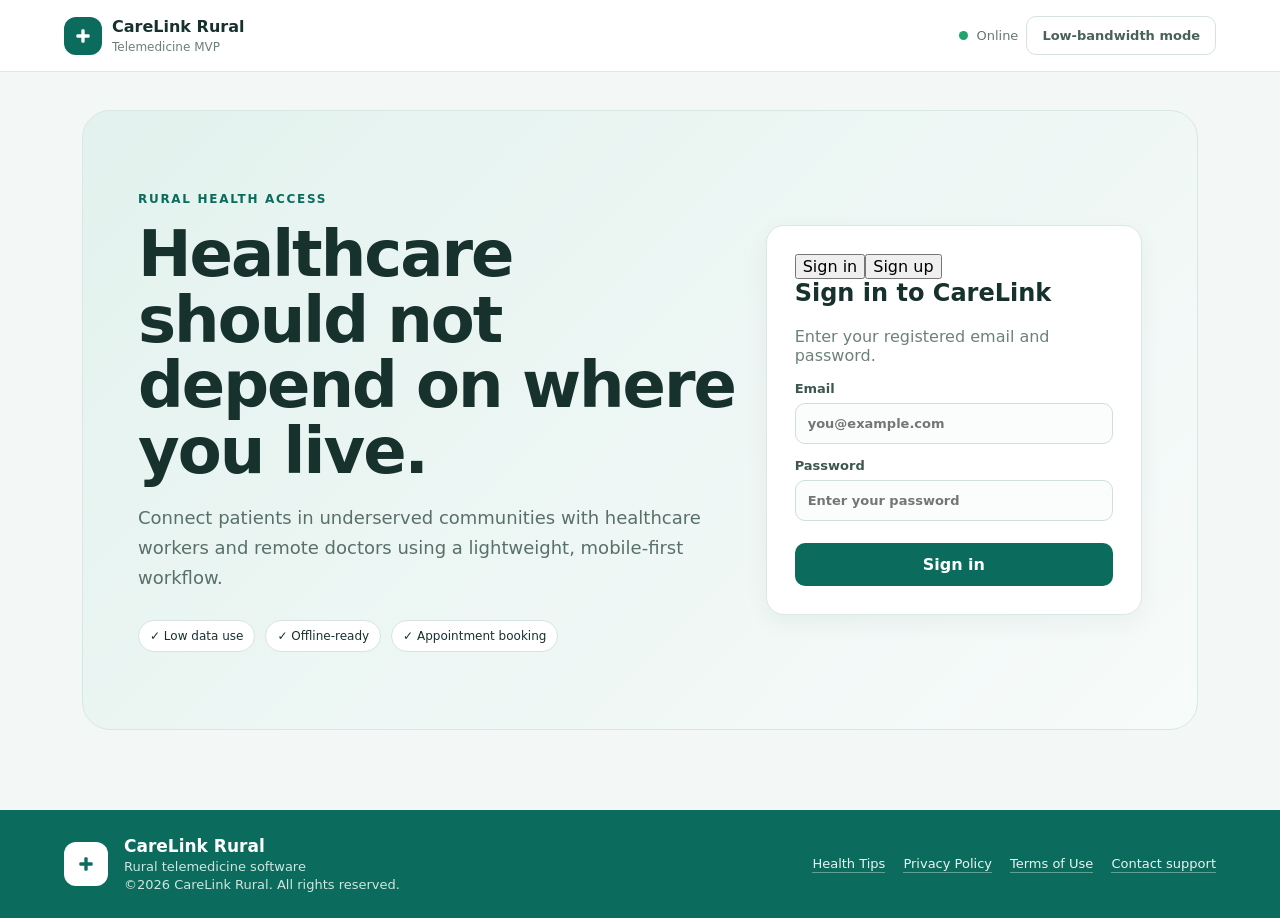
<file: index.html>
<!doctype html>
<html lang="en">
<head>
  <meta charset="utf-8">
  <meta name="viewport" content="width=device-width, initial-scale=1">
  <meta name="theme-color" content="#0b6b5c">
  <meta name="description" content="CareLink Rural - low-bandwidth telemedicine MVP prototype">
  <title>CareLink Rural | Telemedicine MVP</title>
  <link rel="stylesheet" href="styles.css">
  <link rel="icon" type="image/svg+xml" href="favicon.svg">
</head>
<body>
  <div id="app">
    <header class="topbar">
      <div class="brand"><div class="brand-mark"><svg viewBox="0 0 24 24" width="20" height="20" aria-hidden="true"><rect x="10" y="4" width="4" height="16" rx="1.5" fill="currentColor"/><rect x="4" y="10" width="16" height="4" rx="1.5" fill="currentColor"/></svg></div><div><strong>CareLink Rural</strong><span>Telemedicine MVP</span></div></div>
      <div class="status"><span id="networkDot" class="dot online"></span><span id="networkText">Online</span><button id="lowBandwidthBtn" class="ghost">Low-bandwidth mode</button></div>
    </header>

    <main class="shell">
      <section id="loginView" class="view active">
        <div class="hero-card">
          <div class="hero-copy">
            <span class="eyebrow">RURAL HEALTH ACCESS</span>
            <h1>Healthcare should not depend on where you live.</h1>
            <p>Connect patients in underserved communities with healthcare workers and remote doctors using a lightweight, mobile-first workflow.</p>
            <div class="feature-row"><span>✓ Low data use</span><span>✓ Offline-ready</span><span>✓ Appointment booking</span></div>
          </div>
          <div class="login-card">
            <div class="auth-tabs"><button type="button" id="signInTab" class="auth-tab active">Sign in</button><button type="button" id="signUpTab" class="auth-tab">Sign up</button></div>

            <form id="signInForm">
              <h2>Sign in to CareLink</h2>
              <p class="muted">Enter your registered email and password.</p>
              <label>Email<input id="signInEmail" type="email" autocomplete="email" placeholder="you@example.com" required></label>
              <label>Password<input id="signInPassword" type="password" autocomplete="current-password" placeholder="Enter your password" required></label>
              <button type="submit" class="primary wide">Sign in</button>
              
            </form>

            <form id="signUpForm" class="hidden">
              <h2>Create your CareLink account</h2>
              <p class="muted">Complete the details below to create your account.</p>
              <label>Full name<input id="signUpName" type="text" autocomplete="name" placeholder="Enter your full name" required></label>
              <label>Email<input id="signUpEmail" type="email" autocomplete="email" placeholder="you@example.com" required></label>
              <label>Phone contact<input id="signUpPhone" type="tel" autocomplete="tel" placeholder="e.g. 08012345678" required></label>
              <label>Age<input id="signUpAge" type="number" min="1" max="120" inputmode="numeric" placeholder="Enter your age" required></label>
              <label>Gender<select id="signUpGender" required><option value="" disabled selected>Select gender</option><option value="female">Female</option><option value="male">Male</option><option value="other">Other</option><option value="prefer_not_to_say">Prefer not to say</option></select></label>
              <label>Role<select id="signUpRole" required><option value="patient">Patient</option><option value="chw">Community Health Worker</option><option value="doctor">Doctor</option></select></label>
              <label>Password<input id="signUpPassword" type="password" autocomplete="new-password" placeholder="Create a password" minlength="6" required></label>
              <label>Confirm password<input id="signUpConfirmPassword" type="password" autocomplete="new-password" placeholder="Confirm your password" minlength="6" required></label>
              <button type="submit" class="primary wide">Create account</button>
              <small class="muted storage-note">Your account details are stored only in this browser, on this device — not on a server.</small>
            </form>
          </div>
        </div>
      </section>

      <section id="dashboardView" class="view">
        <div class="dashboard-banner"><img src="assets/carelink-banner.jpg" alt="CareLink-Rural Telemedicine Software — Bringing quality healthcare closer to rural communities"></div>
        <div class="welcome"><div><span class="eyebrow">DASHBOARD</span><h1 id="welcomeTitle">Welcome</h1><p id="roleSubtitle" class="muted"></p></div><button id="logoutBtn" class="ghost">Sign out</button></div>
        <div id="patientDashboard" class="role-dashboard">
          <div class="stats"><div class="stat"><span>Next appointment</span><strong>Today · 2:30 PM</strong><small>Dr. Hauwa Zakari</small></div><div class="stat"><span>Health records</span><strong>4</strong><small>Synced to device</small></div><div class="stat"><span>Connection</span><strong id="patientConnection">Good</strong><small>Low-data mode available</small></div></div>
          <div class="grid two"><article class="panel"><div class="panel-head"><h2>Book a consultation</h2><span class="pill">~2–5 MB</span></div><p class="muted">Choose a provider and request a remote consultation.</p><label>Service<select id="serviceSelect"><option>General consultation</option><option>Maternal health</option><option>Child health</option><option>Chronic care follow-up</option></select></label><label>Preferred time<select id="timeSelect"></select></label><label>Preferred date<input id="dateSelect" type="date"></label><button id="bookBtn" class="primary">Request consultation</button></article>
          <article class="panel"><div class="panel-head"><h2>Quick check-in</h2><span class="pill">Not a diagnosis</span></div><p class="muted">Record what you are experiencing for a healthcare worker to review.</p><label>How are you feeling?<textarea id="symptomInput" rows="4" placeholder="e.g. fever for two days, headache..."></textarea></label><button id="checkinBtn" class="secondary">Save check-in</button></article></div>
          <article class="panel"><div class="panel-head"><h2>Available doctors</h2></div><p class="muted">Consultants available for remote consultation.</p><div class="queue">
            <div class="queue-item"><div class="avatar">PE</div><div><strong>Dr Philip Eze</strong><small>Consultant Neurosurgeon</small></div><span class="pill pill-ok">Available</span></div>
            <div class="queue-item"><div class="avatar">AS</div><div><strong>Dr Abubakar Salisu</strong><small>Consultant Cardiologist</small></div><span class="pill pill-ok">Available</span></div>
            <div class="queue-item"><div class="avatar">HZ</div><div><strong>Dr Hauwa Zakari</strong><small>Consultant Gynaecologist</small></div><span class="pill pill-ok">Available</span></div>
            <div class="queue-item"><div class="avatar">EO</div><div><strong>Dr Ezekiel Obadiah</strong><small>Consultant Ophthalmologist</small></div><span class="pill pill-ok">Available</span></div>
          </div></article>
          <article class="panel"><div class="panel-head"><h2>Daily health tip</h2><span class="pill">Updated daily</span></div><p class="muted">A short health awareness article, refreshed every day — written for rural communities.</p><a href="health-tips.html" class="primary" style="display:inline-block;text-decoration:none;text-align:center">Read today's health tip</a></article>
          <article class="panel"><div class="panel-head"><h2>My care timeline</h2><button id="syncBtn" class="ghost small">Sync now</button></div><div id="timeline" class="timeline"></div></article>
        </div>
        <div id="chwDashboard" class="role-dashboard hidden"><div class="stats"><div class="stat"><span>Today's patients</span><strong>12</strong><small>3 awaiting review</small></div><div class="stat"><span>Pending referrals</span><strong>4</strong><small>2 urgent</small></div><div class="stat"><span>Sync status</span><strong id="chwSync">Synced</strong><small>Last sync 2 min ago</small></div></div><article class="panel"><div class="panel-head"><h2>Patient queue</h2><button id="addPatientBtn" class="primary small"><svg viewBox="0 0 24 24" width="12" height="12" aria-hidden="true" style="vertical-align:-1px;margin-right:4px"><rect x="10" y="4" width="4" height="16" rx="1" fill="currentColor"/><rect x="4" y="10" width="16" height="4" rx="1" fill="currentColor"/></svg>Register patient</button></div><div id="patientQueue" class="queue"></div></article><article class="panel"><h2>Offline workflow</h2><p class="muted">When the network drops, CareLink keeps records locally and marks them for later synchronization.</p><div class="offline-banner"><strong>Offline-first</strong><span>Records can be captured without an active connection.</span></div></article></div>
        <div id="doctorDashboard" class="role-dashboard hidden"><div class="stats"><div class="stat"><span>Today's consultations</span><strong>8</strong><small>2 completed</small></div><div class="stat"><span>Remote referrals</span><strong>5</strong><small>Across 3 clinics</small></div><div class="stat"><span>Average response</span><strong>14 min</strong><small>Target &lt; 30 min</small></div></div><article class="panel"><div class="panel-head"><h2>Consultation requests</h2><span class="pill">Low-bandwidth queue</span></div><div id="doctorQueue" class="queue"></div></article></div>
      </section>
    </main>
    <div id="toast" class="toast"></div>
    <footer><div class="footer-mark"><svg viewBox="0 0 24 24" width="20" height="20" aria-hidden="true"><rect x="10" y="4" width="4" height="16" rx="1.5" fill="currentColor"/><rect x="4" y="10" width="16" height="4" rx="1.5" fill="currentColor"/></svg></div><div class="footer-text"><strong>CareLink Rural</strong><span>Rural telemedicine software</span><span>©2026 CareLink Rural. All rights reserved.</span></div><nav class="footer-links"><a href="health-tips.html">Health Tips</a><a href="privacy.html">Privacy Policy</a><a href="terms.html">Terms of Use</a><a href="mailto:support@carelinkrural.example">Contact support</a></nav></footer>
  </div>
  <script src="app.js"></script>
</body>
</html>
</file>
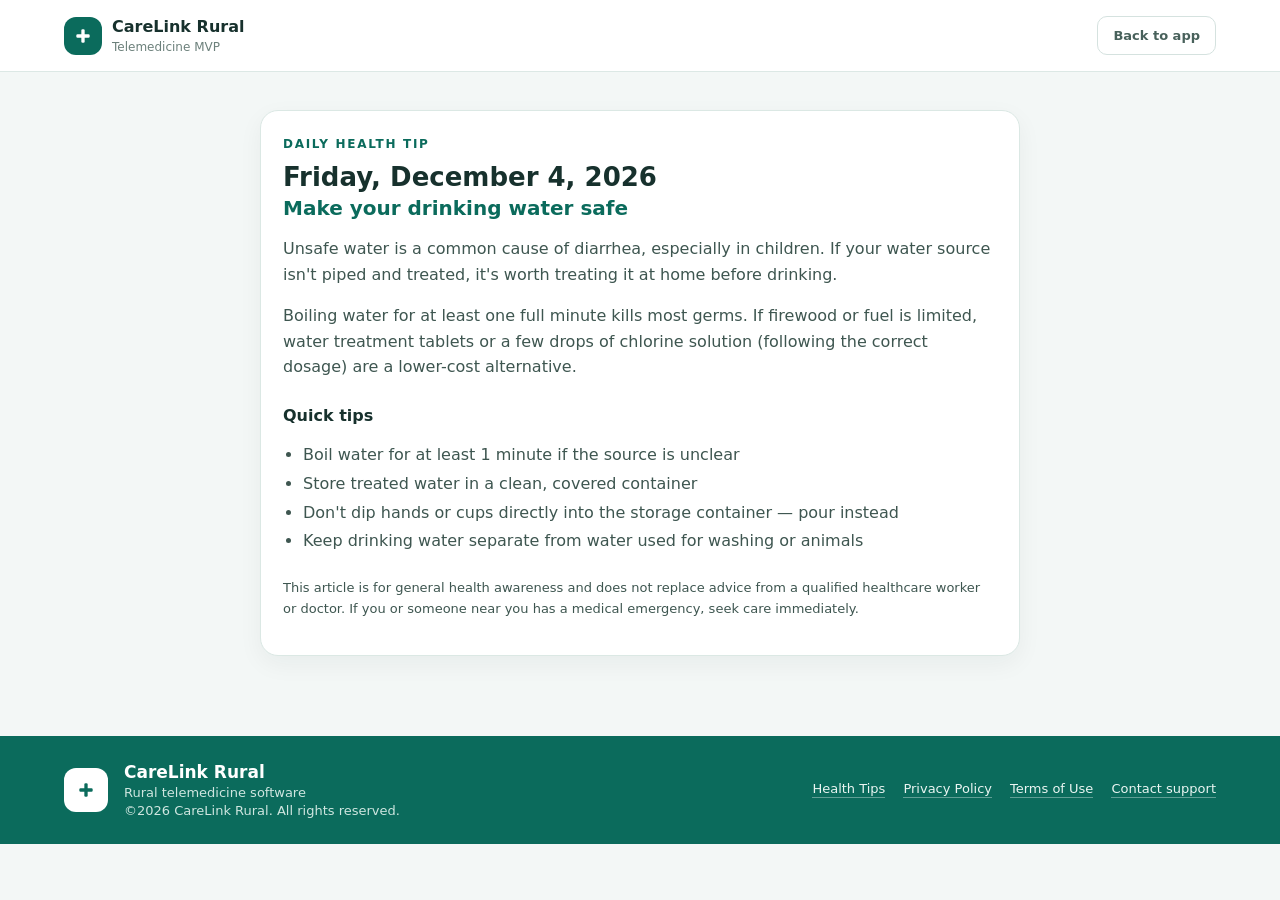
<file: health-tips.html>
<!doctype html>
<html lang="en">
<head>
  <meta charset="utf-8">
  <meta name="viewport" content="width=device-width, initial-scale=1">
  <meta name="theme-color" content="#0b6b5c">
  <meta name="description" content="CareLink Rural - daily health awareness articles for rural patients">
  <title>Daily Health Tip | CareLink Rural</title>
  <link rel="stylesheet" href="styles.css">
  <link rel="icon" type="image/svg+xml" href="favicon.svg">
</head>
<body>
  <div id="app">
    <header class="topbar">
      <div class="brand"><div class="brand-mark"><svg viewBox="0 0 24 24" width="20" height="20" aria-hidden="true"><rect x="10" y="4" width="4" height="16" rx="1.5" fill="currentColor"/><rect x="4" y="10" width="16" height="4" rx="1.5" fill="currentColor"/></svg></div><div><strong>CareLink Rural</strong><span>Telemedicine MVP</span></div></div>
      <div class="status"><a href="index.html" class="ghost" style="text-decoration:none;padding:11px 15px;border-radius:10px;border:1px solid #d5e2df;color:#48615b">Back to app</a></div>
    </header>

    <main class="shell">
      <article class="panel" id="healthTipPanel" style="max-width:760px;margin:auto">
        <span class="eyebrow">DAILY HEALTH TIP</span>
        <h1 id="tipDate" style="margin:10px 0 4px"></h1>
        <h2 id="tipTitle" style="margin-top:0;font-size:20px;color:#0b6b5c"></h2>
        <div id="tipBody"></div>
        <h2>Quick tips</h2>
        <ul id="tipList" style="line-height:1.8;color:#3e5650;padding-left:20px"></ul>
        <p class="muted" style="margin-top:22px;font-size:13px">This article is for general health awareness and does not replace advice from a qualified healthcare worker or doctor. If you or someone near you has a medical emergency, seek care immediately.</p>
      </article>
    </main>

    <footer><div class="footer-mark"><svg viewBox="0 0 24 24" width="20" height="20" aria-hidden="true"><rect x="10" y="4" width="4" height="16" rx="1.5" fill="currentColor"/><rect x="4" y="10" width="16" height="4" rx="1.5" fill="currentColor"/></svg></div><div class="footer-text"><strong>CareLink Rural</strong><span>Rural telemedicine software</span><span>©2026 CareLink Rural. All rights reserved.</span></div><nav class="footer-links"><a href="health-tips.html">Health Tips</a><a href="privacy.html">Privacy Policy</a><a href="terms.html">Terms of Use</a><a href="mailto:support@carelinkrural.example">Contact support</a></nav></footer>
  </div>

  <script>
  (function(){
    var articles = [
      {
        title: "Sleep under a treated mosquito net every night",
        body: "<p>Malaria remains one of the biggest health risks in many rural communities. It spreads through the bite of infected mosquitoes, which are most active between dusk and dawn. Sleeping under a long-lasting insecticide-treated net (LLIN) every single night — not just when it's convenient — is one of the most effective ways to protect yourself and your family.</p><p>Clearing stagnant water around the home (in buckets, tyres, or gutters) also reduces the number of mosquitoes breeding nearby.</p>",
        tips: ["Sleep under a treated net every night, including children and pregnant women", "Tuck the net fully under the mattress with no gaps or tears", "Empty or cover any standing water near the house", "Visit a health worker quickly if you notice fever, chills, or body aches"]
      },
      {
        title: "Wash your hands at these key moments",
        body: "<p>Handwashing with soap is one of the cheapest and most effective ways to prevent the spread of diarrhea, respiratory infections, and other illnesses — especially important where clean water and healthcare can be harder to reach quickly.</p><p>If soap isn't available, ash and clean water can also help remove germs. What matters most is doing it consistently, at the right moments.</p>",
        tips: ["Wash hands before eating or preparing food", "Wash hands after using the toilet or changing a baby", "Wash hands after touching animals or working the farm", "Scrub for at least 20 seconds and dry with a clean cloth"]
      },
      {
        title: "Make your drinking water safe",
        body: "<p>Unsafe water is a common cause of diarrhea, especially in children. If your water source isn't piped and treated, it's worth treating it at home before drinking.</p><p>Boiling water for at least one full minute kills most germs. If firewood or fuel is limited, water treatment tablets or a few drops of chlorine solution (following the correct dosage) are a lower-cost alternative.</p>",
        tips: ["Boil water for at least 1 minute if the source is unclear", "Store treated water in a clean, covered container", "Don't dip hands or cups directly into the storage container — pour instead", "Keep drinking water separate from water used for washing or animals"]
      },
      {
        title: "Eat a balanced plate using what's locally available",
        body: "<p>Good nutrition doesn't require expensive or imported food. A balanced plate built from local crops — grains, beans, vegetables, and fruit — combined with an occasional source of protein like eggs, fish, or groundnuts, supports strong immunity and healthy growth in children.</p><p>Pregnant women and young children especially benefit from iron-rich foods (like beans and leafy greens) and vitamin A sources (like orange fruits and vegetables).</p>",
        tips: ["Fill half the plate with vegetables or fruit where possible", "Include a protein source (beans, eggs, fish) most days", "Offer children small, frequent meals rather than one large one", "Reduce excess salt and sugar where you can"]
      },
      {
        title: "Antenatal check-ups protect both mother and baby",
        body: "<p>Regular antenatal visits — even when a pregnancy feels normal — allow a health worker to catch problems early, such as high blood pressure, anaemia, or a baby that isn't growing as expected. The World Health Organization recommends at least eight contacts with a health provider during pregnancy.</p><p>Attending these visits, even when travel is difficult, significantly lowers the risk of complications for both mother and child.</p>",
        tips: ["Book your first antenatal visit as early as possible in pregnancy", "Attend every scheduled visit, even if you feel well", "Take iron and folic acid supplements as advised", "Plan in advance where you will deliver and how you'll get there"]
      },
      {
        title: "Know your blood pressure numbers",
        body: "<p>High blood pressure (hypertension) often has no symptoms, which is why it's sometimes called a 'silent' condition — yet it's a leading cause of stroke and heart disease. Many rural adults have never had their blood pressure checked.</p><p>A community health worker or clinic visit can check this quickly and painlessly. If it's high, small lifestyle changes and, where needed, medication can bring it under control.</p>",
        tips: ["Get your blood pressure checked at least once a year", "Reduce salt intake in cooking and avoid adding extra salt at the table", "Stay physically active most days of the week", "If you're prescribed medication, take it consistently, not only when you feel unwell"]
      },
      {
        title: "Keep children's immunizations up to date",
        body: "<p>Vaccines protect children from serious, sometimes fatal, diseases such as measles, polio, and whooping cough. Missing scheduled doses — even by a few weeks — can leave a child vulnerable during a critical window.</p><p>Most immunization schedules start at birth and continue through the first two years of life. A health worker or clinic can tell you exactly which vaccines are due and when.</p>",
        tips: ["Keep your child's vaccination card safe and bring it to every visit", "Don't delay a dose because your child seems healthy", "Ask your health worker about catch-up doses if any were missed", "Mild fever after a vaccine is common and usually not a cause for concern"]
      },
      {
        title: "Oral rehydration therapy can save a child's life",
        body: "<p>Diarrhea is a leading cause of death in young children, mainly because of the dehydration it causes — not the infection itself. Oral rehydration solution (ORS), combined with continued feeding and zinc supplements where available, treats most cases effectively at home.</p><p>A simple homemade solution — clean water with the correct ratio of salt and sugar — can help while you arrange to see a health worker, especially if symptoms are severe.</p>",
        tips: ["Start ORS as soon as diarrhea begins — don't wait for dehydration signs", "Continue breastfeeding or normal feeding during illness", "Seek urgent care if there is blood in the stool, repeated vomiting, or the child is unusually drowsy", "Watch for danger signs: sunken eyes, very little urine, or skin that stays pinched when pulled"]
      }
    ];

    function dayOfYear(d){
      var start = new Date(d.getFullYear(), 0, 0);
      var diff = d - start;
      return Math.floor(diff / 86400000);
    }

    var today = new Date();
    var index = dayOfYear(today) % articles.length;
    var article = articles[index];

    document.getElementById('tipDate').textContent = today.toLocaleDateString(undefined, { weekday: 'long', year: 'numeric', month: 'long', day: 'numeric' });
    document.getElementById('tipTitle').textContent = article.title;
    document.getElementById('tipBody').innerHTML = article.body;
    document.getElementById('tipList').innerHTML = article.tips.map(function(t){ return '<li>' + t + '</li>'; }).join('');
  })();
  </script>
</body>
</html>
</file>
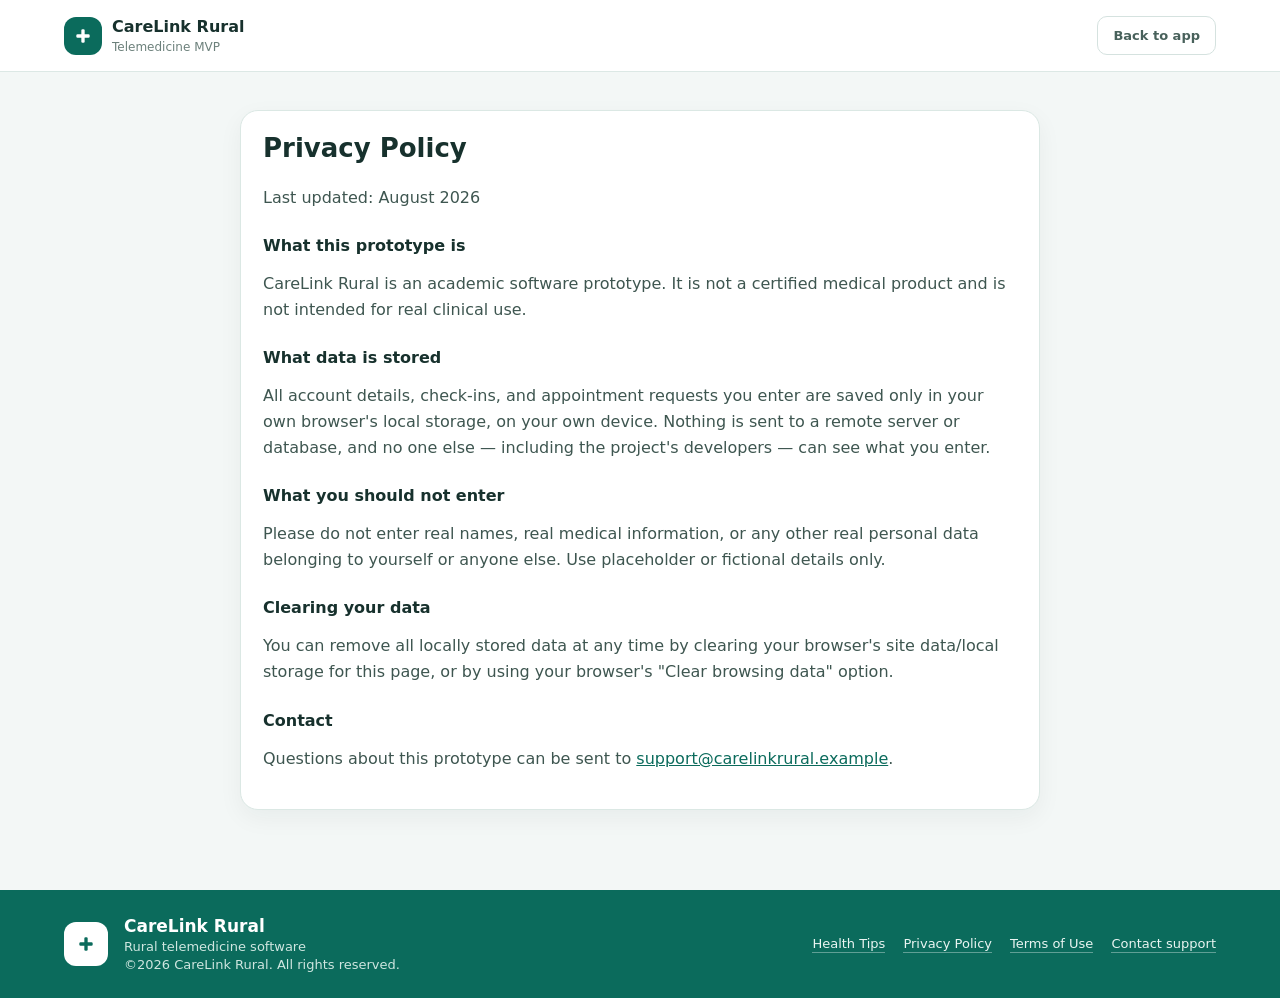
<file: privacy.html>
<!doctype html>
<html lang="en">
<head>
  <meta charset="utf-8">
  <meta name="viewport" content="width=device-width, initial-scale=1">
  <meta name="theme-color" content="#0b6b5c">
  <title>Privacy Policy | CareLink Rural</title>
  <link rel="stylesheet" href="styles.css">
  <link rel="icon" type="image/svg+xml" href="favicon.svg">
</head>
<body>
  <div id="app">
    <header class="topbar">
      <div class="brand"><div class="brand-mark"><svg viewBox="0 0 24 24" width="20" height="20" aria-hidden="true"><rect x="10" y="4" width="4" height="16" rx="1.5" fill="currentColor"/><rect x="4" y="10" width="16" height="4" rx="1.5" fill="currentColor"/></svg></div><div><strong>CareLink Rural</strong><span>Telemedicine MVP</span></div></div>
      <div class="status"><a href="index.html" class="ghost" style="text-decoration:none;padding:11px 15px;border-radius:10px;border:1px solid #d5e2df;color:#48615b">Back to app</a></div>
    </header>
    <main class="shell">
      <article class="panel" style="max-width:800px;margin:auto">
        <h1 style="margin-top:0">Privacy Policy</h1>
        <p class="muted">Last updated: August 2026</p>

        <h2>What this prototype is</h2>
        <p>CareLink Rural is an academic software prototype. It is not a certified medical product and is not intended for real clinical use.</p>

        <h2>What data is stored</h2>
        <p>All account details, check-ins, and appointment requests you enter are saved only in your own browser's local storage, on your own device. Nothing is sent to a remote server or database, and no one else — including the project's developers — can see what you enter.</p>

        <h2>What you should not enter</h2>
        <p>Please do not enter real names, real medical information, or any other real personal data belonging to yourself or anyone else. Use placeholder or fictional details only.</p>

        <h2>Clearing your data</h2>
        <p>You can remove all locally stored data at any time by clearing your browser's site data/local storage for this page, or by using your browser's "Clear browsing data" option.</p>

        <h2>Contact</h2>
        <p>Questions about this prototype can be sent to <a href="mailto:support@carelinkrural.example">support@carelinkrural.example</a>.</p>
      </article>
    </main>
    <footer><div class="footer-mark"><svg viewBox="0 0 24 24" width="20" height="20" aria-hidden="true"><rect x="10" y="4" width="4" height="16" rx="1.5" fill="currentColor"/><rect x="4" y="10" width="16" height="4" rx="1.5" fill="currentColor"/></svg></div><div class="footer-text"><strong>CareLink Rural</strong><span>Rural telemedicine software</span><span>©2026 CareLink Rural. All rights reserved.</span></div><nav class="footer-links"><a href="health-tips.html">Health Tips</a><a href="privacy.html">Privacy Policy</a><a href="terms.html">Terms of Use</a><a href="mailto:support@carelinkrural.example">Contact support</a></nav></footer>
  </div>
</body>
</html>
</file>
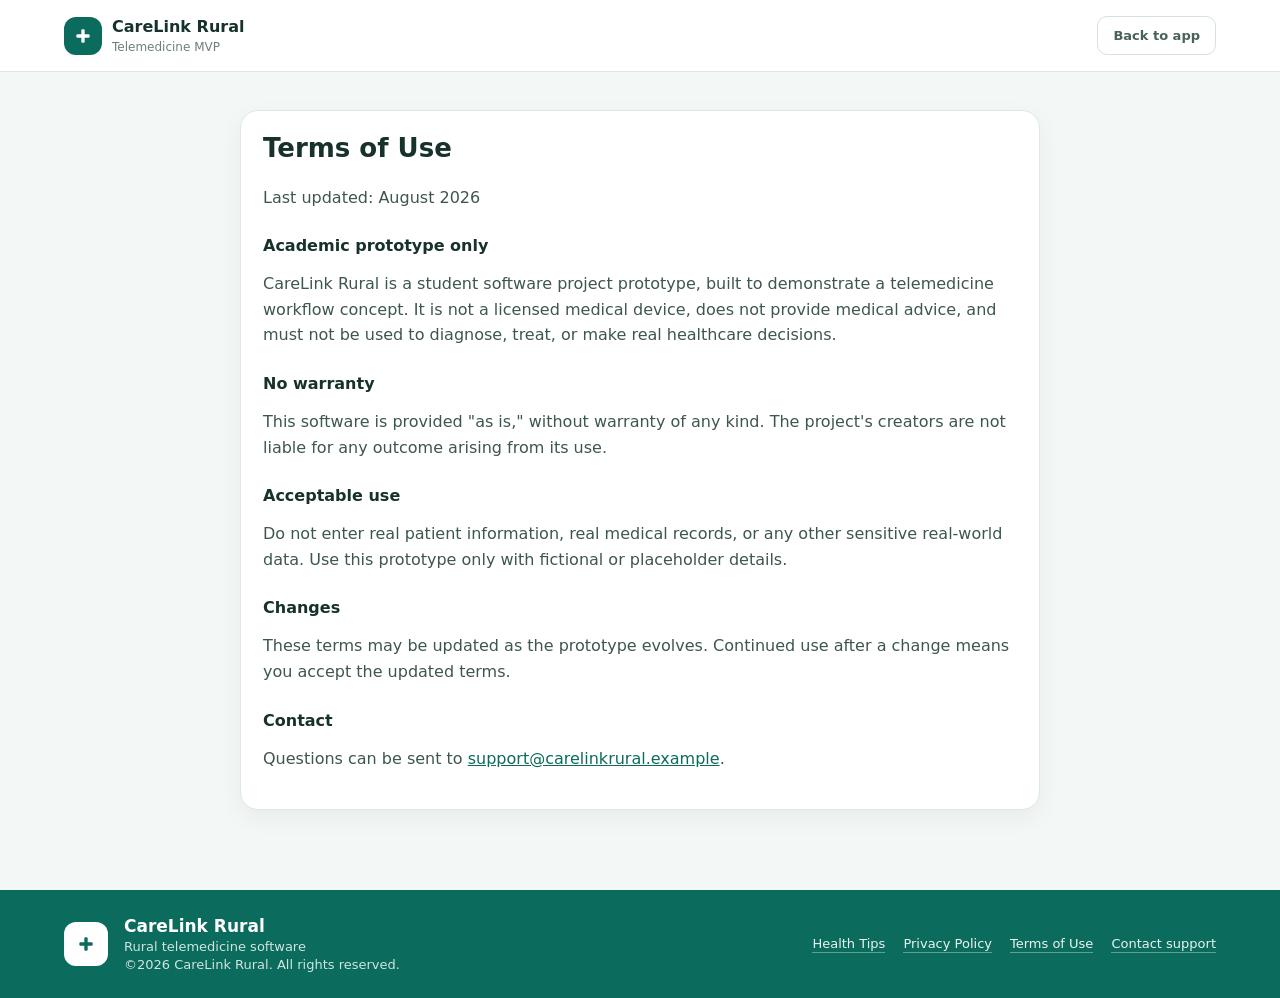
<file: terms.html>
<!doctype html>
<html lang="en">
<head>
  <meta charset="utf-8">
  <meta name="viewport" content="width=device-width, initial-scale=1">
  <meta name="theme-color" content="#0b6b5c">
  <title>Terms of Use | CareLink Rural</title>
  <link rel="stylesheet" href="styles.css">
  <link rel="icon" type="image/svg+xml" href="favicon.svg">
</head>
<body>
  <div id="app">
    <header class="topbar">
      <div class="brand"><div class="brand-mark"><svg viewBox="0 0 24 24" width="20" height="20" aria-hidden="true"><rect x="10" y="4" width="4" height="16" rx="1.5" fill="currentColor"/><rect x="4" y="10" width="16" height="4" rx="1.5" fill="currentColor"/></svg></div><div><strong>CareLink Rural</strong><span>Telemedicine MVP</span></div></div>
      <div class="status"><a href="index.html" class="ghost" style="text-decoration:none;padding:11px 15px;border-radius:10px;border:1px solid #d5e2df;color:#48615b">Back to app</a></div>
    </header>
    <main class="shell">
      <article class="panel" style="max-width:800px;margin:auto">
        <h1 style="margin-top:0">Terms of Use</h1>
        <p class="muted">Last updated: August 2026</p>

        <h2>Academic prototype only</h2>
        <p>CareLink Rural is a student software project prototype, built to demonstrate a telemedicine workflow concept. It is not a licensed medical device, does not provide medical advice, and must not be used to diagnose, treat, or make real healthcare decisions.</p>

        <h2>No warranty</h2>
        <p>This software is provided "as is," without warranty of any kind. The project's creators are not liable for any outcome arising from its use.</p>

        <h2>Acceptable use</h2>
        <p>Do not enter real patient information, real medical records, or any other sensitive real-world data. Use this prototype only with fictional or placeholder details.</p>

        <h2>Changes</h2>
        <p>These terms may be updated as the prototype evolves. Continued use after a change means you accept the updated terms.</p>

        <h2>Contact</h2>
        <p>Questions can be sent to <a href="mailto:support@carelinkrural.example">support@carelinkrural.example</a>.</p>
      </article>
    </main>
    <footer><div class="footer-mark"><svg viewBox="0 0 24 24" width="20" height="20" aria-hidden="true"><rect x="10" y="4" width="4" height="16" rx="1.5" fill="currentColor"/><rect x="4" y="10" width="16" height="4" rx="1.5" fill="currentColor"/></svg></div><div class="footer-text"><strong>CareLink Rural</strong><span>Rural telemedicine software</span><span>©2026 CareLink Rural. All rights reserved.</span></div><nav class="footer-links"><a href="health-tips.html">Health Tips</a><a href="privacy.html">Privacy Policy</a><a href="terms.html">Terms of Use</a><a href="mailto:support@carelinkrural.example">Contact support</a></nav></footer>
  </div>
</body>
</html>
</file>
<file: styles.css>
*{box-sizing:border-box}body{margin:0;font-family:Inter,system-ui,-apple-system,BlinkMacSystemFont,"Segoe UI",sans-serif;background:#f3f7f6;color:#17312d}button,input,select,textarea{font:inherit}button{cursor:pointer}.topbar{height:72px;background:#fff;border-bottom:1px solid #dce8e5;display:flex;align-items:center;justify-content:space-between;padding:0 5%;position:sticky;top:0;z-index:5}.brand{display:flex;align-items:center;gap:10px}.brand-mark{width:38px;height:38px;border-radius:12px;background:#0b6b5c;color:#fff;display:grid;place-items:center;font-size:25px;font-weight:700}.brand strong{display:block}.brand span{font-size:12px;color:#6c807b}.status{display:flex;align-items:center;gap:8px;font-size:13px;color:#647873}.dot{width:9px;height:9px;border-radius:50%;display:inline-block}.online{background:#20a46b}.offline{background:#d55b5b}.shell{max-width:1160px;margin:auto;padding:38px 22px 80px}.view{display:none}.view.active{display:block}.hero-card{min-height:620px;display:grid;grid-template-columns:1.35fr .85fr;gap:30px;align-items:center;background:linear-gradient(135deg,#e3f2ee,#f7fbfa);border:1px solid #d6e8e3;border-radius:28px;padding:55px}.hero-copy h1{font-size:clamp(38px,5vw,64px);line-height:1.03;letter-spacing:-2px;margin:15px 0}.hero-copy p{font-size:18px;line-height:1.65;max-width:650px;color:#59706a}.eyebrow{font-size:12px;font-weight:800;letter-spacing:1.7px;color:#0b6b5c}.feature-row{display:flex;gap:10px;flex-wrap:wrap;margin-top:28px}.feature-row span,.pill{background:#fff;border:1px solid #d6e5e1;border-radius:999px;padding:8px 11px;font-size:12px}.login-card,.panel,.stat{background:#fff;border:1px solid #dbe8e4;border-radius:18px;box-shadow:0 8px 25px rgba(23,49,45,.05)}.login-card{padding:28px}.login-card h2{margin-top:0}.login-card small{display:block;margin-top:16px;color:#788b86;line-height:1.4}.login-card label,.panel label{display:block;font-size:13px;font-weight:700;margin:14px 0;color:#3e5650}.login-card input,.login-card select,.panel input,.panel select,.panel textarea{display:block;width:100%;margin-top:7px;border:1px solid #cfdfdb;border-radius:10px;padding:12px;background:#fbfdfc;color:#17312d;outline:none}.login-card input:focus,.login-card select:focus,.panel input:focus,.panel select:focus,.panel textarea:focus{border-color:#0b6b5c;box-shadow:0 0 0 3px rgba(11,107,92,.1)}.primary,.secondary,.ghost{border-radius:10px;border:1px solid transparent;padding:11px 15px;font-weight:700}.primary{background:#0b6b5c;color:#fff}.primary:hover{background:#09594d}.secondary{background:#e7f3ef;color:#0b6b5c;border-color:#cfe5de}.ghost{background:#fff;color:#48615b;border-color:#d5e2df}.wide{width:100%;margin-top:8px}.small{padding:8px 11px;font-size:12px}.dashboard-banner{margin-bottom:22px;border-radius:18px;overflow:hidden;border:1px solid #dbe8e4;box-shadow:0 8px 25px rgba(23,49,45,.05)}.dashboard-banner img{display:block;width:100%;height:auto}.welcome{display:flex;align-items:center;justify-content:space-between;margin-bottom:25px}.welcome h1{margin:7px 0 3px;font-size:34px}.muted{color:#6d817b}.stats{display:grid;grid-template-columns:repeat(3,1fr);gap:15px;margin-bottom:18px}.stat{padding:20px}.stat span,.stat small{display:block;color:#71847f;font-size:12px}.stat strong{display:block;font-size:25px;margin:7px 0}.grid.two{display:grid;grid-template-columns:1fr 1fr;gap:18px;margin-bottom:18px}.panel{padding:22px;margin-bottom:18px}.panel h2{font-size:18px;margin:0}.panel-head{display:flex;align-items:center;justify-content:space-between;gap:12px}.queue{display:grid;gap:10px;margin-top:15px}.queue-item{display:flex;align-items:center;justify-content:space-between;gap:15px;padding:15px;border:1px solid #e0eae7;border-radius:12px;background:#fbfdfc}.queue-item strong{display:block}.queue-item small{color:#71847f}.offline-banner{display:flex;justify-content:space-between;gap:15px;align-items:center;padding:16px;border-radius:12px;background:#f0f7f5}.offline-banner span{color:#6c817a;font-size:13px}.timeline{margin-top:15px;display:grid;gap:10px}.event{display:grid;grid-template-columns:110px 1fr;gap:15px;padding:14px;border-left:3px solid #0b6b5c;background:#f8fbfa;border-radius:0 10px 10px 0}.event small{color:#71847f}.hidden{display:none!important}.toast{position:fixed;right:22px;bottom:22px;background:#17312d;color:#fff;padding:13px 16px;border-radius:10px;opacity:0;transform:translateY(15px);transition:.2s;pointer-events:none;max-width:340px}.toast.show{opacity:1;transform:translateY(0)}footer{display:flex;align-items:center;flex-wrap:wrap;gap:16px;text-align:left;background:#0b6b5c;padding:26px 5%}footer .footer-mark{width:44px;height:44px;border-radius:12px;background:#fff;color:#0b6b5c;display:flex;align-items:center;justify-content:center;flex-shrink:0}footer .footer-text{display:flex;flex-direction:column;gap:3px}footer strong{font-size:17px;color:#fff}footer span{display:block;font-size:13px;color:#cfe6e0}footer .footer-links{display:flex;gap:18px;flex-wrap:wrap;margin-left:auto}footer .footer-links a{color:#eaf5f2;font-size:13px;text-decoration:none;border-bottom:1px solid rgba(255,255,255,.35);padding-bottom:1px}footer .footer-links a:hover{border-bottom-color:#fff}
.avatar{width:38px;height:38px;border-radius:50%;background:#e7f3ef;color:#0b6b5c;display:flex;align-items:center;justify-content:center;font-size:13px;font-weight:700;flex-shrink:0}
.pill-ok{background:#e3f6ea;color:#1a7a44;border-color:#c7ecd4}
.pill-warn{background:#fdecc8;color:#8a5a00;border-color:#f3d896}
.input-error{border-color:#c1443a!important;box-shadow:0 0 0 3px rgba(193,68,58,.12)!important}
.field-error{display:block;color:#c1443a;font-size:12px;margin-top:4px;min-height:14px}
.storage-note{margin-top:14px}
.panel h1{font-size:26px}.panel h2{font-size:16px;margin-top:26px}.panel p{line-height:1.6;color:#3e5650}.panel a{color:#0b6b5c}@media(max-width:800px){.hero-card{grid-template-columns:1fr;padding:28px;min-height:auto}.hero-copy h1{font-size:42px}.stats,.grid.two{grid-template-columns:1fr}.status #lowBandwidthBtn{display:none}.topbar{padding:0 18px}footer{padding:22px 18px;flex-direction:column;align-items:flex-start}footer .footer-links{margin-left:0}.shell{padding:22px 14px 60px}.welcome{align-items:flex-start}.queue-item{align-items:flex-start;flex-direction:column}.event{grid-template-columns:1fr}.hero-card{border-radius:18px}}
body.low-bandwidth *{box-shadow:none!important;transition:none!important}.low-bandwidth .hero-card{background:#fff}.low-bandwidth .brand-mark{border-radius:6px}.low-bandwidth .panel,.low-bandwidth .stat,.low-bandwidth .login-card{border-radius:8px}
</file>
